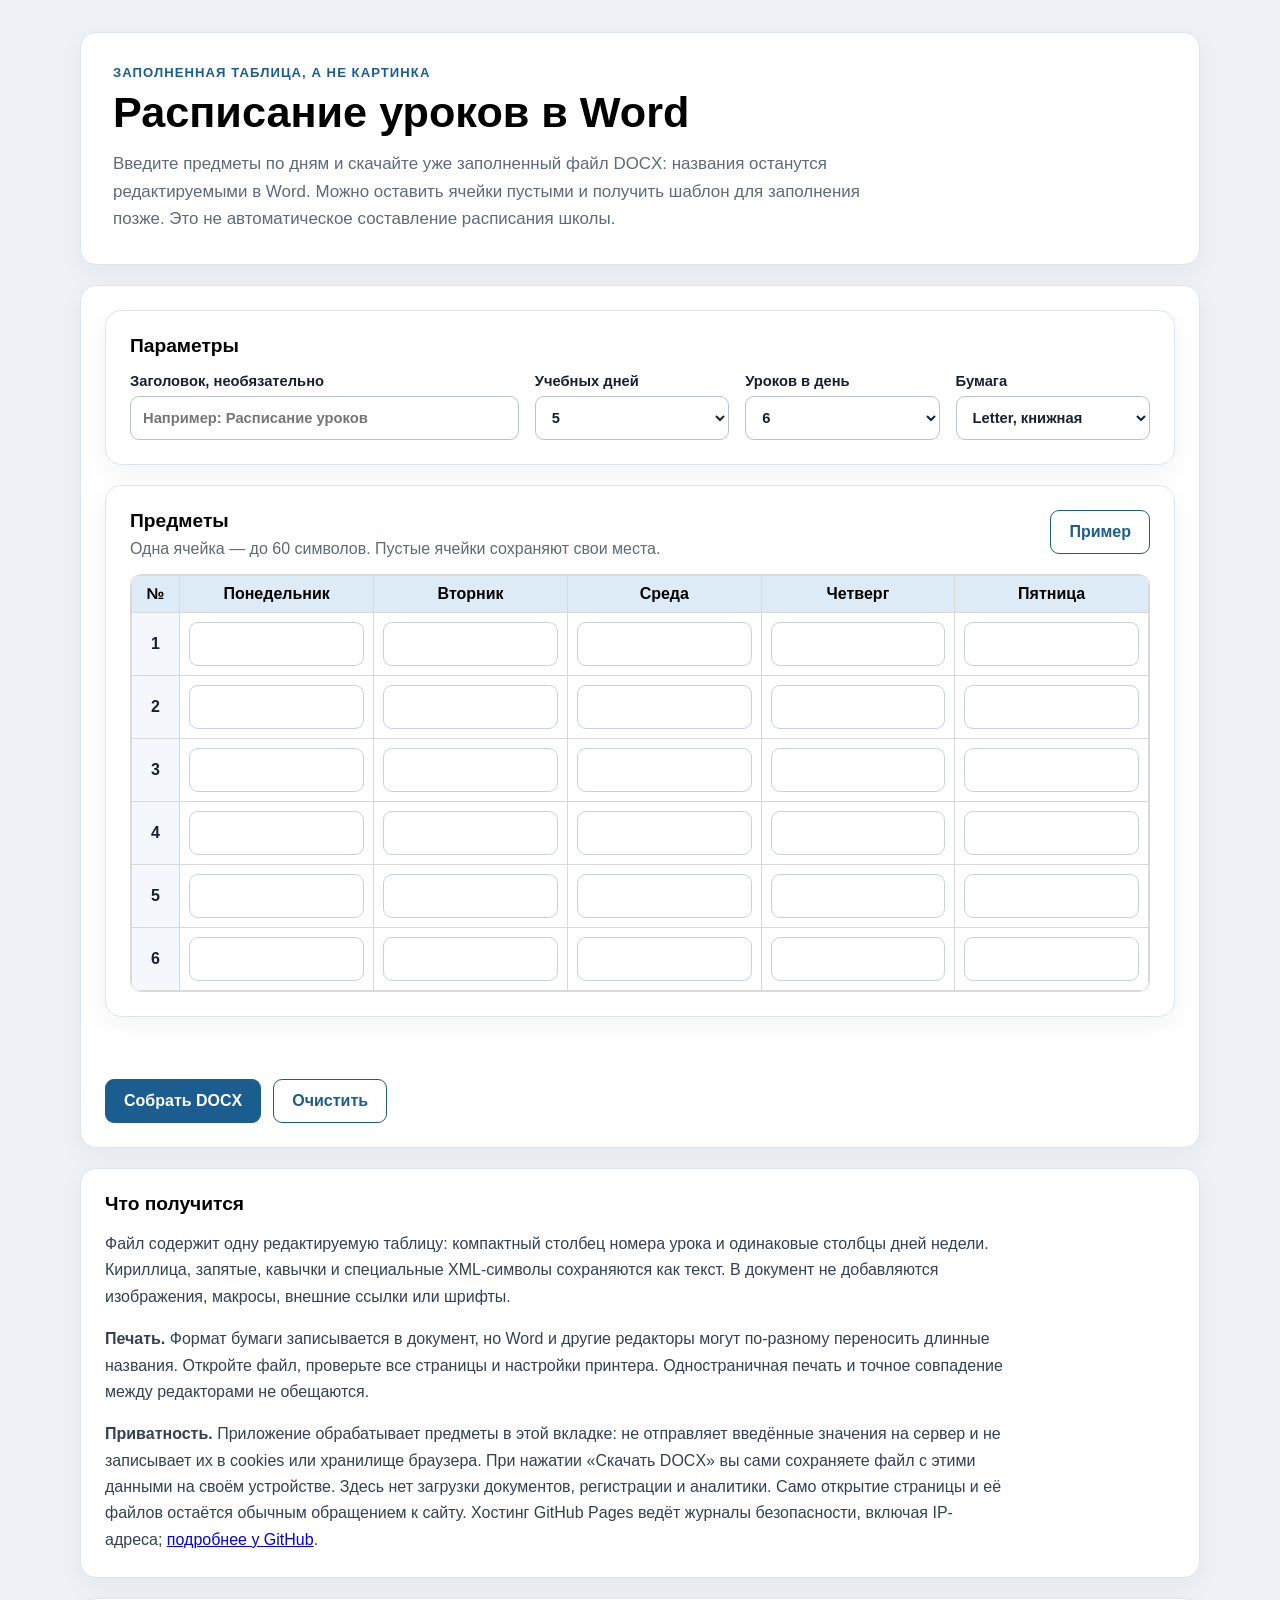
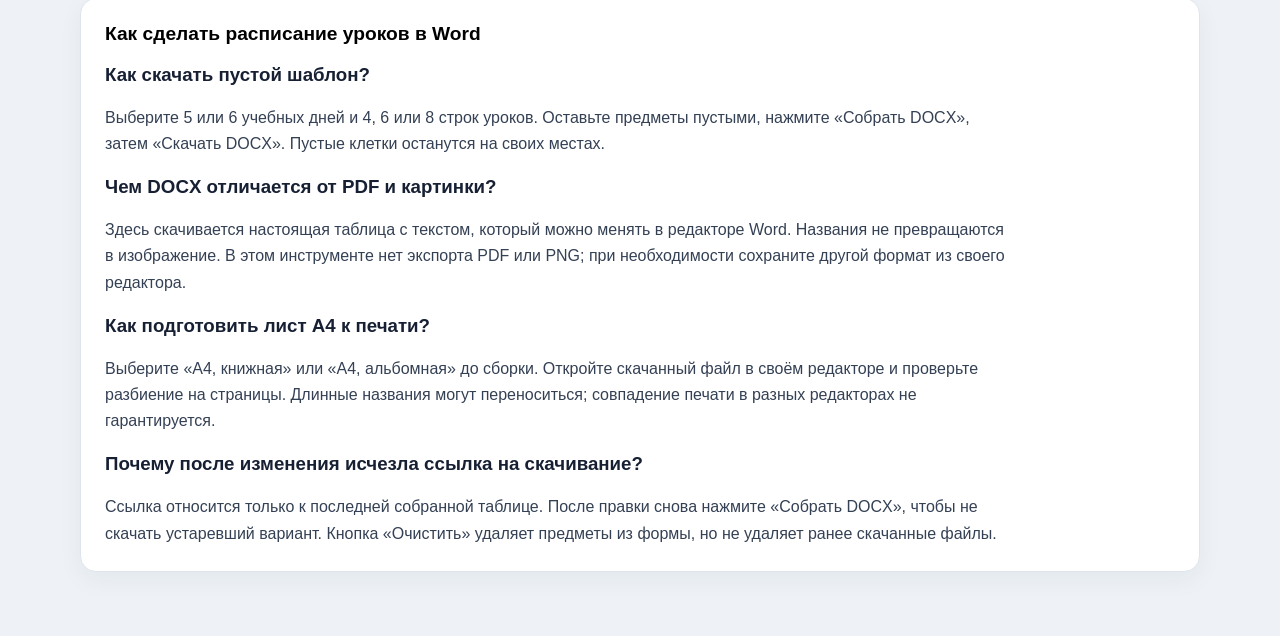
<file: index.html>
<!doctype html>
<html lang="ru">
<head>
  <meta charset="utf-8">
  <meta name="viewport" content="width=device-width,initial-scale=1">
  <meta name="robots" content="index,follow">
  <meta http-equiv="Content-Security-Policy" content="default-src 'self'; script-src 'self'; style-src 'self'; connect-src 'none'; img-src 'none'; font-src 'none'; media-src 'none'; object-src 'none'; frame-src 'none'; worker-src 'none'; manifest-src 'none'; base-uri 'none'; form-action 'none'">
  <link rel="canonical" href="https://tatyanazaiceva76.github.io/raspisanie-urokov-word/">
  <title>Расписание уроков в Word — заполнить и скачать DOCX</title>
  <meta name="description" content="Заполните расписание уроков на 5 или 6 дней и скачайте редактируемую таблицу Word. Пустой шаблон или готовый DOCX, форматы A4 и Letter, без регистрации.">
  <link rel="stylesheet" href="./styles.css">
</head>
<body>
<main>
  <header>
    <p class="eyebrow">Заполненная таблица, а не картинка</p>
    <h1>Расписание уроков в Word</h1>
    <p class="lead">Введите предметы по дням и скачайте уже заполненный файл DOCX: названия останутся редактируемыми в Word. Можно оставить ячейки пустыми и получить шаблон для заполнения позже. Это не автоматическое составление расписания школы.</p>
  </header>

  <noscript><p>Для заполнения таблицы и создания DOCX нужен JavaScript. Включите его в браузере, затем перезагрузите страницу.</p></noscript>

  <form id="planner" novalidate>
    <section aria-labelledby="settings-heading">
      <h2 id="settings-heading">Параметры</h2>
      <div class="settings">
        <label>Заголовок, необязательно
          <input id="title" type="text" maxlength="160" autocomplete="off" placeholder="Например: Расписание уроков">
        </label>
        <label>Учебных дней
          <select id="days"><option value="5" selected>5</option><option value="6">6</option></select>
        </label>
        <label>Уроков в день
          <select id="periods"><option value="4">4</option><option value="6" selected>6</option><option value="8">8</option></select>
        </label>
        <label>Бумага
          <select id="paper"><option value="letterPortrait" selected>Letter, книжная</option><option value="a4Portrait">A4, книжная</option><option value="a4Landscape">A4, альбомная</option></select>
        </label>
      </div>
    </section>

    <section aria-labelledby="subjects-heading">
      <div class="section-heading"><div><h2 id="subjects-heading">Предметы</h2><p>Одна ячейка — до 60 символов. Пустые ячейки сохраняют свои места.</p></div><button id="demo" type="button" class="secondary">Пример</button></div>
      <div id="grid" class="table-scroll"></div>
    </section>

    <div id="errors" class="errors" role="alert" tabindex="-1"></div>
    <div class="actions">
      <button id="build" type="submit" disabled>Собрать DOCX</button>
      <button id="reset" type="button" class="secondary">Очистить</button>
    </div>
  </form>

  <section id="result" hidden aria-labelledby="result-heading">
    <div class="section-heading"><div><h2 id="result-heading">Готовый результат</h2><p>Предпросмотр соответствует подтверждённой модели. Изменение любого поля отменяет этот результат.</p></div><a id="download" class="button" aria-disabled="true">Скачать DOCX</a></div>
    <div id="preview" class="preview"></div>
  </section>

  <section aria-labelledby="method-heading" class="method">
    <h2 id="method-heading">Что получится</h2>
    <p>Файл содержит одну редактируемую таблицу: компактный столбец номера урока и одинаковые столбцы дней недели. Кириллица, запятые, кавычки и специальные XML-символы сохраняются как текст. В документ не добавляются изображения, макросы, внешние ссылки или шрифты.</p>
    <p><strong>Печать.</strong> Формат бумаги записывается в документ, но Word и другие редакторы могут по-разному переносить длинные названия. Откройте файл, проверьте все страницы и настройки принтера. Одностраничная печать и точное совпадение между редакторами не обещаются.</p>
    <p><strong>Приватность.</strong> Приложение обрабатывает предметы в этой вкладке: не отправляет введённые значения на сервер и не записывает их в cookies или хранилище браузера. При нажатии «Скачать DOCX» вы сами сохраняете файл с этими данными на своём устройстве. Здесь нет загрузки документов, регистрации и аналитики. Само открытие страницы и её файлов остаётся обычным обращением к сайту. Хостинг GitHub Pages ведёт журналы безопасности, включая IP-адреса; <a href="https://docs.github.com/en/pages/getting-started-with-github-pages/what-is-github-pages#data-collection">подробнее у GitHub</a>.</p>
  </section>
  <section aria-labelledby="questions-heading" class="method">
    <h2 id="questions-heading">Как сделать расписание уроков в Word</h2>
    <h3>Как скачать пустой шаблон?</h3>
    <p>Выберите 5 или 6 учебных дней и 4, 6 или 8 строк уроков. Оставьте предметы пустыми, нажмите «Собрать DOCX», затем «Скачать DOCX». Пустые клетки останутся на своих местах.</p>
    <h3>Чем DOCX отличается от PDF и картинки?</h3>
    <p>Здесь скачивается настоящая таблица с текстом, который можно менять в редакторе Word. Названия не превращаются в изображение. В этом инструменте нет экспорта PDF или PNG; при необходимости сохраните другой формат из своего редактора.</p>
    <h3>Как подготовить лист A4 к печати?</h3>
    <p>Выберите «A4, книжная» или «A4, альбомная» до сборки. Откройте скачанный файл в своём редакторе и проверьте разбиение на страницы. Длинные названия могут переноситься; совпадение печати в разных редакторах не гарантируется.</p>
    <h3>Почему после изменения исчезла ссылка на скачивание?</h3>
    <p>Ссылка относится только к последней собранной таблице. После правки снова нажмите «Собрать DOCX», чтобы не скачать устаревший вариант. Кнопка «Очистить» удаляет предметы из формы, но не удаляет ранее скачанные файлы.</p>
  </section>
</main>
<script type="module" src="./app.mjs"></script>
</body>
</html>
</file>
<file: styles.css>
:root{color-scheme:light;--ink:#172033;--muted:#5f697a;--line:#d9d9d9;--soft:#f4f7fb;--blue:#1c5d8f;--blue-soft:#ddebf7;--danger:#a32626;font-family:Inter,Arial,sans-serif;background:#eef2f6;color:var(--ink)}*{box-sizing:border-box}body{margin:0}main{width:min(1120px,calc(100% - 32px));margin:32px auto 64px}header,form,section{background:#fff;border:1px solid #dfe5ec;border-radius:16px;padding:24px;margin-bottom:20px;box-shadow:0 8px 24px rgba(23,32,51,.05)}header{padding:32px}.eyebrow{margin:0 0 8px;color:var(--blue);font-size:.82rem;font-weight:700;letter-spacing:.08em;text-transform:uppercase}h1,h2{margin:0;color:#000}h1{font-size:clamp(1.8rem,4vw,2.7rem);line-height:1.12;max-width:800px}h2{font-size:1.2rem}.lead{max-width:800px;font-size:1.06rem;line-height:1.6;color:var(--muted);margin:14px 0 0}section section{border:0;border-radius:0;box-shadow:none;padding:0;margin:0 0 26px}.settings{display:grid;grid-template-columns:2fr repeat(3,1fr);gap:16px;margin-top:16px}label{display:grid;gap:7px;font-weight:650;font-size:.92rem}input,select,button,.button{font:inherit}input,select{width:100%;min-height:44px;padding:10px 12px;border:1px solid #b9c3cf;border-radius:9px;background:#fff;color:var(--ink)}input:focus,select:focus,button:focus-visible,.button:focus-visible{outline:3px solid rgba(28,93,143,.25);outline-offset:2px;border-color:var(--blue)}.section-heading{display:flex;align-items:flex-start;justify-content:space-between;gap:16px;margin-bottom:14px}.section-heading p{margin:5px 0 0;color:var(--muted);line-height:1.45}.table-scroll{overflow:auto;border:1px solid var(--line);border-radius:11px}table{border-collapse:collapse;width:100%;min-width:760px}th,td{border:1px solid var(--line);padding:9px;vertical-align:middle;text-align:center}thead th{background:var(--blue-soft);color:#000}tbody th{width:48px;background:var(--soft)}td input{min-width:105px;border-color:#c9d1db}.actions{display:flex;gap:12px;flex-wrap:wrap;margin-top:18px}button,.button{display:inline-flex;align-items:center;justify-content:center;min-height:44px;padding:10px 18px;border:1px solid var(--blue);border-radius:9px;background:var(--blue);color:#fff;font-weight:700;text-decoration:none;cursor:pointer}.secondary{background:#fff;color:var(--blue)}button:disabled,.button[aria-disabled=true]{opacity:.45;pointer-events:none}.errors{min-height:24px;color:var(--danger);font-weight:650;margin-top:12px}.preview h2{text-align:center;margin:0 0 12px}.preview .fine{color:var(--muted);font-size:.9rem;margin:12px 0 0}.method p{line-height:1.65;color:#344054;max-width:900px}.method p:last-child{margin-bottom:0}@media(max-width:760px){main{width:min(100% - 20px,1120px);margin-top:10px}header,form,section{padding:18px;border-radius:12px}.settings{grid-template-columns:1fr}.section-heading{display:grid}.section-heading .button,.section-heading button{width:100%}.actions>*{width:100%}.table-scroll{margin-inline:-4px}table{min-width:700px}}@media(max-width:360px){main{width:100%;margin:0}header,form,section{border-radius:0;border-left:0;border-right:0;margin-bottom:10px;padding:16px}h1{font-size:1.65rem}}
</file>
